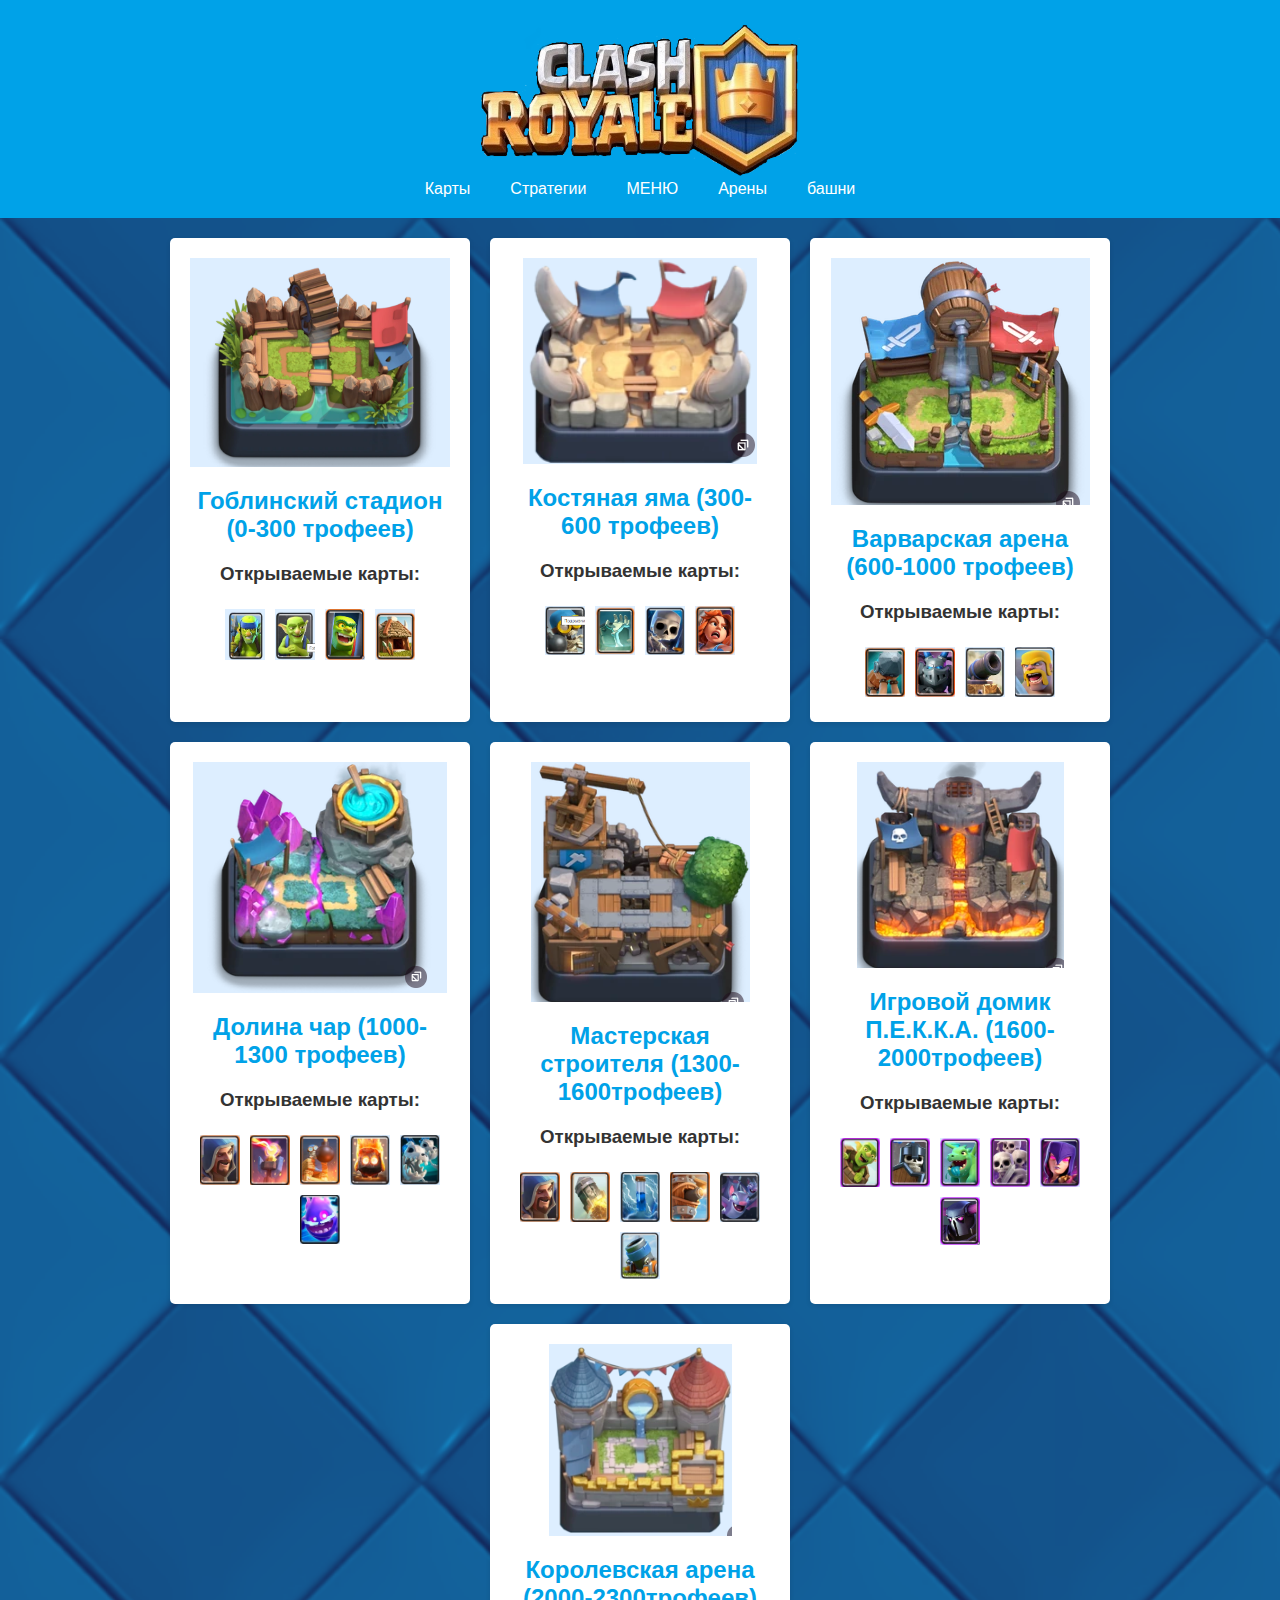
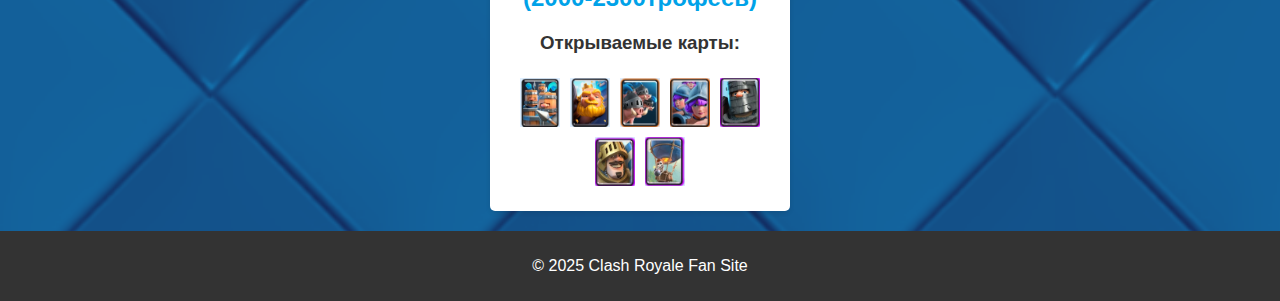
<file: arenas.html>
<!DOCTYPE html>
<html lang="ru">
<head>
    <meta charset="UTF-8">
    <meta name="viewport" content="width=device-width, initial-scale=1.0">
    <title>Арены Clash Royale</title>
    <link rel="stylesheet" href="arenas.css">
</head>
<body>
    <header>
        <img src="лого.png" alt="Логотип Clash Royale">
        <nav>
            <ul>
                <li><a href="cards.html">Карты</a></li>
                <li><a href="Strategies.html">Стратегии</a></li>
                <li><a href="index.html">МЕНЮ</a></li>
                <li><a href="arenas.html">Арены</a></li>
                <li><a href="towers.html">башни</a></li>
            </ul>
        </nav>
    </header>
    <style>
        body {
            background-image: url("фон.png");
            background-size: cover;
            background-repeat: no-repeat;
        }
    </style>
    <div class="arena-container">

        <div class="arena" id="arena1">
            <img src="гоблинскийстадион.png" alt="Гоблинский стадион">
            <h2>Гоблинский стадион (0-300 трофеев)</h2>
            <h3>Открываемые карты:</h3>
            <div class="cards">
                <img src="гоблины копейщики.png" alt="Гоблины копейщики">
                <img src="гоблины.png" alt="Гоблины">
                <img src="клеткасгоблином.png" alt="Клетка с гоблином">
                <img src="хижинагоблинов.png" alt="Хижина гоблинов">
                <!-- Другие карты -->
            </div>
        </div>

        <div class="arena" id="arena2">
            <img src="костянаяяма.png" alt="Костяная яма">
            <h2>Костяная яма (300-600 трофеев)</h2>
            <h3>Открываемые карты:</h3>
            <div class="cards">
                <img src="подрывник.png" alt="подрывник">
                <img src="надгробие.png" alt="Надгробие">
                <img src="скелетики.png" alt="скелеты">
                <img src="валькирия.png" alt="валькирия">
                <!-- Другие карты -->
            </div>
        </div>
        
        <div class="arena" id="arena3">
            <img src="варварскаяарена.png" alt="Варварская арена">
            <h2>Варварская арена (600-1000 трофеев)</h2>
            <h3>Открываемые карты:</h3>
            <div class="cards">
                <img src="таран.png" alt="таран">
                <img src="мегаминьен.png" alt="мегаминьен">
                <img src="пушка2.png" alt="пушка">
                <img src="варвары.png" alt="варвары">
                <!-- Другие карты -->
            </div>
        </div>
        
        <div class="arena" id="arena4">
            <img src="долиначар.png" alt="Долина чар">
            <h2>Долина чар (1000-1300 трофеев)</h2>
            <h3>Открываемые карты:</h3>
            <div class="cards">
                <img src="колдун2.png" alt="колдун">
                <img src="адскаябашня.png" alt="адская-башня">
                <img src="башнябомбёжка.png" alt="башня-бомбёжка">
                <img src="огненныйдух.png" alt="огненный дух">
                <img src="костяныедраконы.png" alt="костяные драконы">
                <img src="электрическийдух.png" alt="электрический дух">
                <!-- Другие карты -->
            </div>
        </div>
        
        <div class="arena" id="arena5">
            <img src="мастерскаястроителя.png" alt="Мастерская строителя">
            <h2>Мастерская строителя (1300-1600трофеев)</h2>
            <h3>Открываемые карты:</h3>
            <div class="cards">
                <img src="колдун2.png" alt="всадник на кабане">
                <img src="ракета2.png" alt="ракета">
                <img src="разряд.png" alt="разряд">
                <img src="летучка.png" alt="летучка">
                <img src="летучиемыши.png" alt="летучие мыши">
                <img src="мортира.png" alt="мортира">
                <!-- Другие карты -->
            </div>
        </div>

        <div class="arena" id="arena6">
            <img src="Игровой домик П.Е.К.К.А..png" alt="Игровой домик П.Е.К.К.А.">
            <h2>Игровой домик П.Е.К.К.А. (1600-2000трофеев)</h2>
            <h3>Открываемые карты:</h3>
            <div class="cards">
                <img src="гоблинскаябочка.png" alt="Гоблинкая бочка">
                <img src="стражи.png" alt="Стражи">
                <img src="дракончик.png" alt="Дракончик">
                <img src="армияскелетов.png" alt="Армия скелетов">
                <img src="ведьма2.png" alt="Ведьма">
                <img src="пекка.png" alt="Пекка">
                <!-- Другие карты -->
            </div>
        </div>

        <div class="arena" id="arena7">
            <img src="королевскаяарена.png" alt="Королевская арена">
            <h2>Королевская арена (2000-2300трофеев)</h2>
            <h3>Открываемые карты:</h3>
            <div class="cards">
                <img src="рекруты.png" alt="Королевские рекруты">
                <img src="коргиг.png" alt="Королевский гигант">
                <img src="кабаны.png" alt="Королевские кабаны">
                <img src="тримушкета.png" alt="Три мушкетера">
                <img src="темныйпринц.png" alt="Темный принц">
                <img src="принц2.png" alt="принц">
                <img src="шар.png" alt="шар">
                <!-- Другие карты -->
            </div>
        </div>

        <!-- Другие арены -->

    </div>
    <footer>
        <p>&copy; 2025 Clash Royale Fan Site</p>
    </footer>

</body>
</html>
</file>
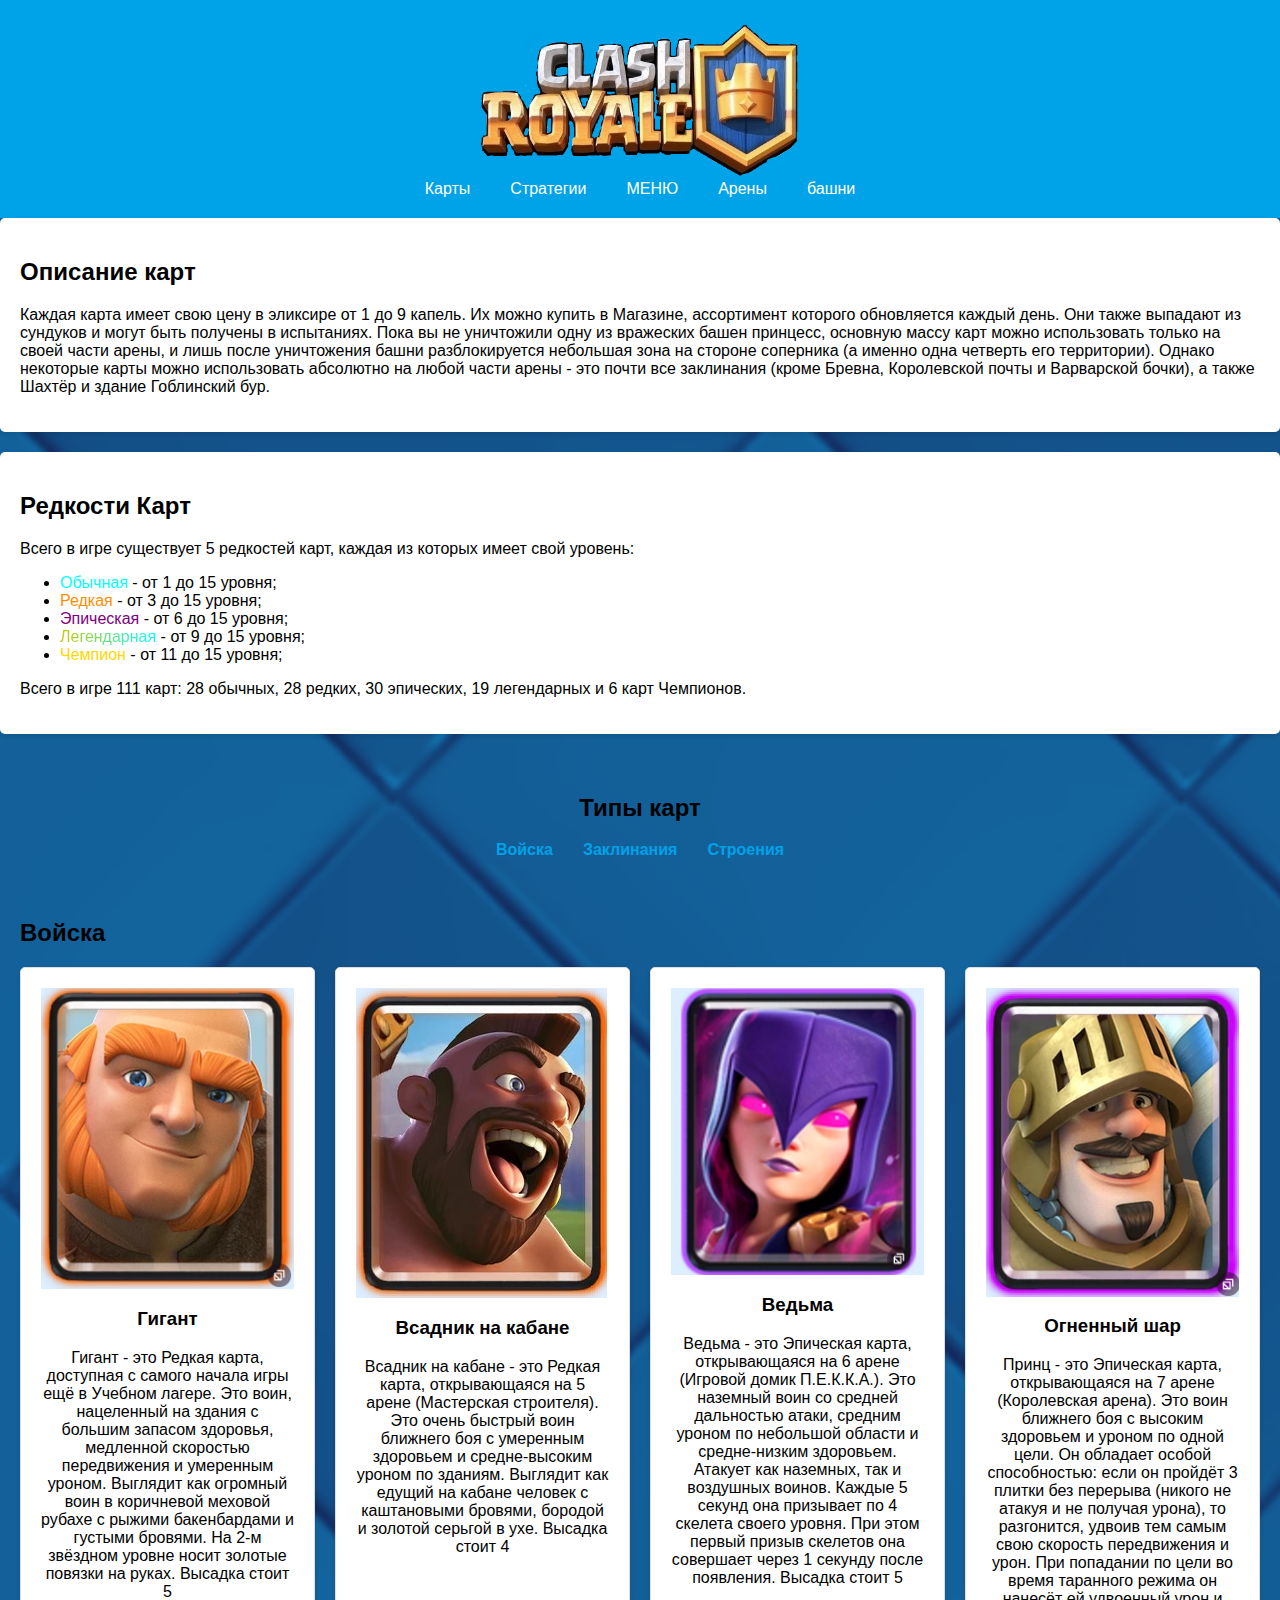
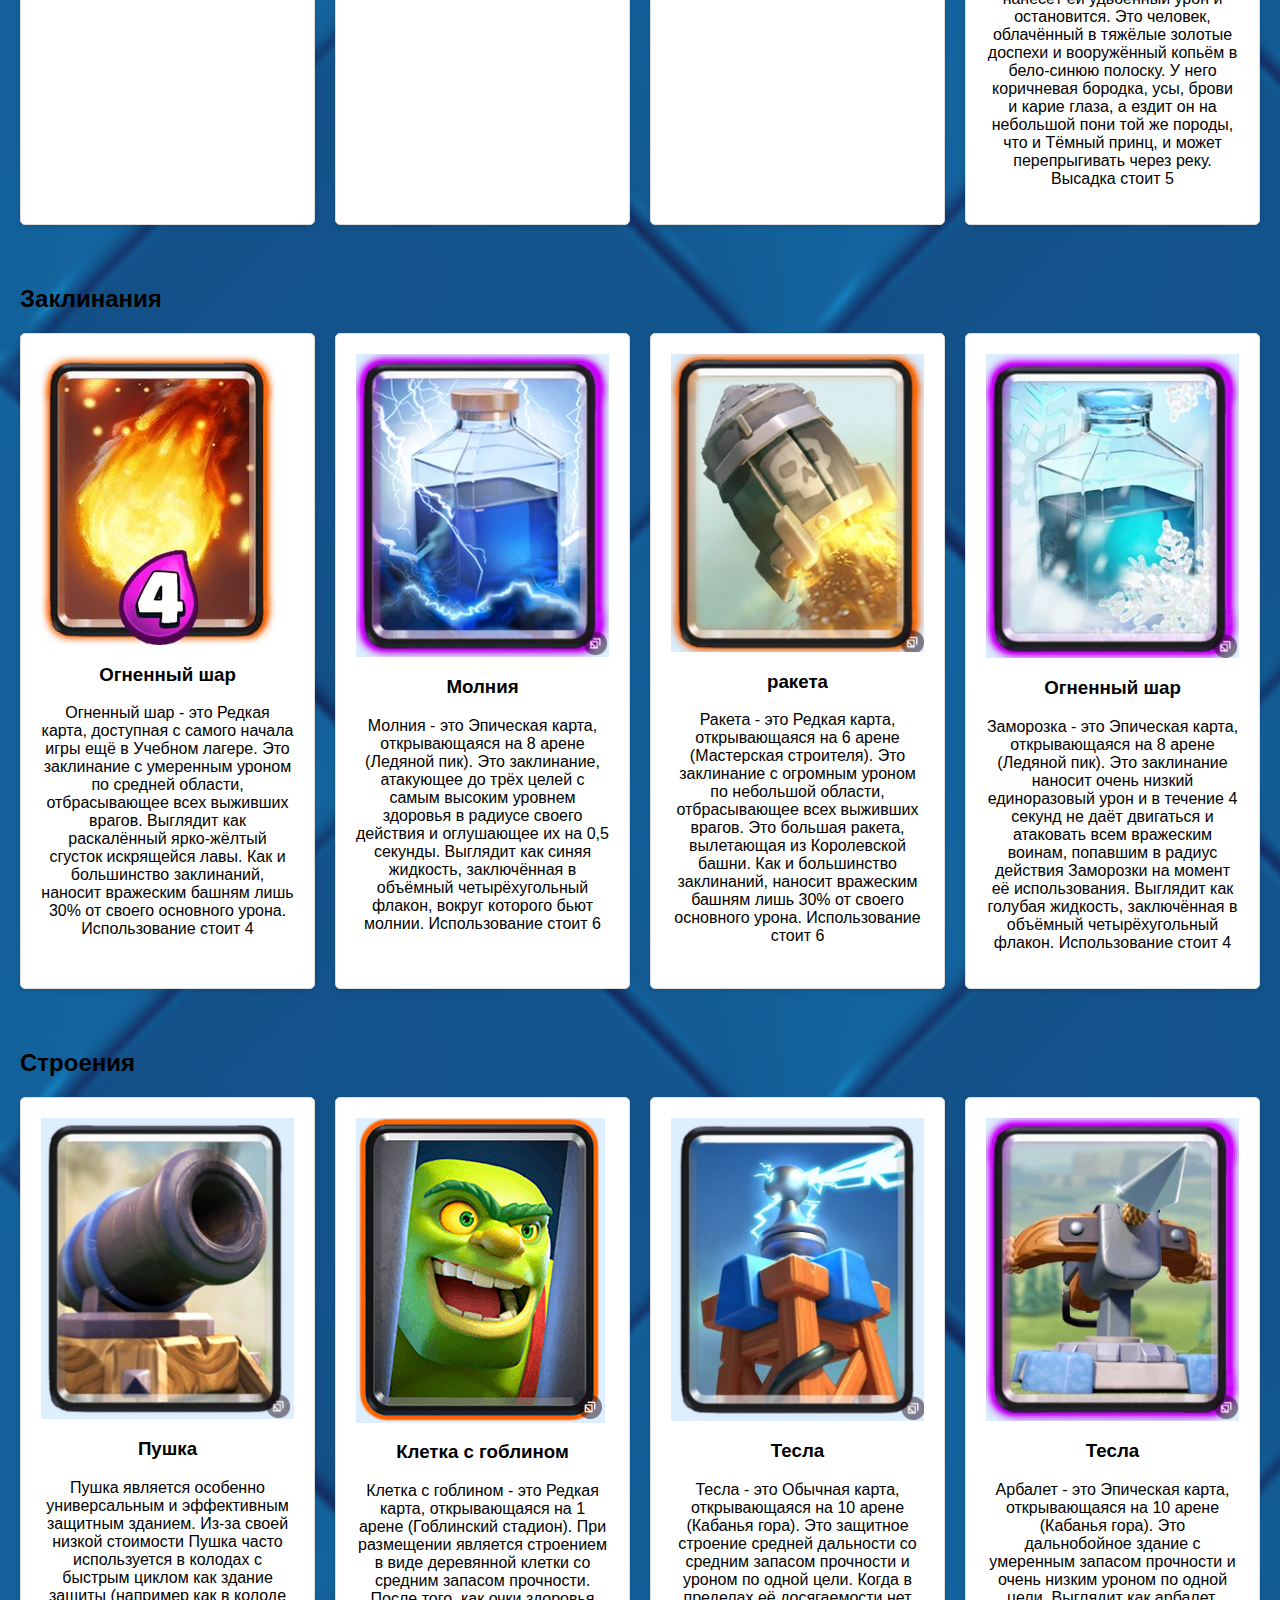
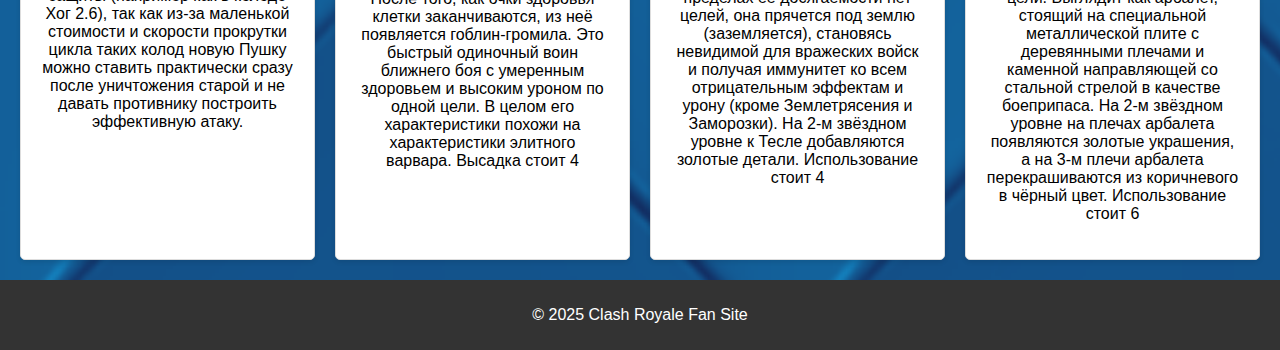
<file: cards.html>
<!DOCTYPE html>
<html lang="ru">
<head>
    <meta charset="UTF-8">
    <meta name="viewport" content="width=device-width, initial-scale=1.0">
    <title>Карты Clash Royale</title>
    <link rel="stylesheet" href="cards.css">
</head>
<body>
    <header>
        <img src="лого.png" alt="Логотип Clash Royale">
        <nav>
            <ul>
                <li><a href="cards.html">Карты</a></li>
                <li><a href="Strategies.html">Стратегии</a></li>
                <li><a href="index.html">МЕНЮ</a></li>
                <li><a href="arenas.html">Арены</a></li>
                <li><a href="towers.html">башни</a></li>
            </ul>
        </nav>
    </header>
    <style>
        body {
            background-image: url("фон.png");
            background-size: cover;
            background-repeat: no-repeat;
        }
    </style>
    <section id="сard description" class="section">
        <h2>Описание карт</h2>
        <p>Каждая карта имеет свою цену в эликсире от 1 до 9 капель. Их можно купить в Магазине, ассортимент которого обновляется каждый день. Они также выпадают из сундуков и могут быть получены в испытаниях.
            Пока вы не уничтожили одну из вражеских башен принцесс, основную массу карт можно использовать только на своей части арены, и лишь после уничтожения башни разблокируется небольшая зона на стороне соперника (а именно одна четверть его территории). Однако некоторые карты можно использовать абсолютно на любой части арены - это почти все заклинания (кроме Бревна, Королевской почты и Варварской бочки), а также Шахтёр и здание Гоблинский бур.</p>
    </section>
    <section id="сardredkost" class="section">
        <h2>Редкости Карт</h2>
        <p>Всего в игре существует 5 редкостей карт, каждая из которых имеет свой уровень:</p>
        <ul>
            <li><span style="color: aqua;">Обычная</span> - от 1 до 15 уровня;</li>
            <li><span style="color: darkorange;">Редкая</span> - от 3 до 15 уровня;</li>
            <li><span style="color: purple;">Эпическая</span> - от 6 до 15 уровня;</li>
            <li><span style="background-image: linear-gradient(to left, aqua, #c9c903);color: transparent; -webkit-background-clip: text;">Легендарная</span> - от 9 до 15 уровня;</li>
            <li><span style="color: gold;">Чемпион</span> - от 11 до 15 уровня;</li>
        </ul>
        <p>Всего в игре 111 карт: 28 обычных, 28 редких, 30 эпических, 19 легендарных и 6 карт Чемпионов.</p>
    </section>
    <section id="types">
        <h2>Типы карт</h2>
        <ul>
            <li><a href="#troops">Войска</a></li>
            <li><a href="#spells">Заклинания</a></li>
            <li><a href="#buildings">Строения</a></li>
        </ul>
    </section>

    <section id="troops" class="card-section">
        <h2>Войска</h2>
        <div class="card-grid">
            <div class="card">
                <img src="гигант.jpg" alt="Гигант">
                <h3>Гигант</h3>
                <p>Гигант - это Редкая карта, доступная с самого начала игры ещё в Учебном лагере. Это воин, нацеленный на здания с большим запасом здоровья, медленной скоростью передвижения и умеренным уроном. Выглядит как огромный воин в коричневой меховой рубахе с рыжими бакенбардами и густыми бровями. На 2-м звёздном уровне носит золотые повязки на руках. Высадка стоит 5</p>
            </div>
            <div class="card">
                <img src="всадник.jpg" alt="Всадник на кабане">
                <h3>Всадник на кабане</h3>
                <p>Всадник на кабане - это Редкая карта, открывающаяся на 5 арене (Мастерская строителя). Это очень быстрый воин ближнего боя с умеренным здоровьем и средне-высоким уроном по зданиям. Выглядит как едущий на кабане человек с каштановыми бровями, бородой и золотой серьгой в ухе. Высадка стоит 4</p>
            </div>
            <div class="card">
                <img src="ведьма.png" alt="Ведьма">
                <h3>Ведьма</h3>
                <p>Ведьма - это Эпическая карта, открывающаяся на 6 арене (Игровой домик П.Е.К.К.А.). Это наземный воин со средней дальностью атаки, средним уроном по небольшой области и средне-низким здоровьем. Атакует как наземных, так и воздушных воинов. Каждые 5 секунд она призывает по 4 скелета своего уровня. При этом первый призыв скелетов она совершает через 1 секунду после появления. Высадка стоит 5</p>
            </div>
            <div class="card">
                <img src="принц.png" alt="Принц">
                <h3>Огненный шар</h3>
                <p>Принц - это Эпическая карта, открывающаяся на 7 арене (Королевская арена). Это воин ближнего боя с высоким здоровьем и уроном по одной цели. Он обладает особой способностью: если он пройдёт 3 плитки без перерыва (никого не атакуя и не получая урона), то разгонится, удвоив тем самым свою скорость передвижения и урон. При попадании по цели во время таранного режима он нанесёт ей удвоенный урон и остановится. Это человек, облачённый в тяжёлые золотые доспехи и вооружённый копьём в бело-синюю полоску. У него коричневая бородка, усы, брови и карие глаза, а ездит он на небольшой пони той же породы, что и Тёмный принц, и может перепрыгивать через реку. Высадка стоит 5</p>
            </div>
            <!-- Добавьте другие карты войск -->
        </div>
    </section>

    <section id="spells" class="card-section">
        <h2>Заклинания</h2>
        <div class="card-grid">
          <div class="card">
                <img src="шар огненный.jpg" alt="огненный шар">
                <h3>Огненный шар</h3>
                <p>Огненный шар - это Редкая карта, доступная с самого начала игры ещё в Учебном лагере. Это заклинание с умеренным уроном по средней области, отбрасывающее всех выживших врагов. Выглядит как раскалённый ярко-жёлтый сгусток искрящейся лавы. Как и большинство заклинаний, наносит вражеским башням лишь 30% от своего основного урона. Использование стоит 4</p>
            </div>
            <div class="card">
                <img src="молния.png" alt="Молния">
                <h3>Молния</h3>
                <p>Молния - это Эпическая карта, открывающаяся на 8 арене (Ледяной пик). Это заклинание, атакующее до трёх целей с самым высоким уровнем здоровья в радиусе своего действия и оглушающее их на 0,5 секунды. Выглядит как синяя жидкость, заключённая в объёмный четырёхугольный флакон, вокруг которого бьют молнии. Использование стоит 6</p>
            </div>
            <div class="card">
                <img src="ракета.png" alt="Ракета">
                <h3>ракета</h3>
                <p>Ракета - это Редкая карта, открывающаяся на 6 арене (Мастерская строителя). Это заклинание с огромным уроном по небольшой области, отбрасывающее всех выживших врагов. Это большая ракета, вылетающая из Королевской башни. Как и большинство заклинаний, наносит вражеским башням лишь 30% от своего основного урона. Использование стоит 6</p>
            </div>
            <div class="card">
                <img src="заморозка.png" alt="Заморозка">
                <h3>Огненный шар</h3>
                <p>Заморозка - это Эпическая карта, открывающаяся на 8 арене (Ледяной пик). Это заклинание наносит очень низкий единоразовый урон и в течение 4 секунд не даёт двигаться и атаковать всем вражеским воинам, попавшим в радиус действия Заморозки на момент её использования. Выглядит как голубая жидкость, заключённая в объёмный четырёхугольный флакон. Использование стоит 4</p>
            </div>
            <!-- Добавьте другие карты заклинаний -->
        </div>
    </section>

    <section id="buildings" class="card-section">
        <h2>Строения</h2>
        <div class="card-grid">
            <div class="card">
                <img src="пушка.png" alt="Пушка">
                <h3>Пушка</h3>
                <p>Пушка является особенно универсальным и эффективным защитным зданием. Из-за своей низкой стоимости Пушка часто используется в колодах с быстрым циклом как здание защиты (например как в колоде Хог 2.6), так как из-за маленькой стоимости и скорости прокрутки цикла таких колод новую Пушку можно ставить практически сразу после уничтожения старой и не давать противнику построить эффективную атаку.</p>
            </div>
            <div class="card">
                <img src="клеткасгоблином.png" alt="Клетка с гоблином">
                <h3>Клетка с гоблином</h3>
                <p>Клетка с гоблином - это Редкая карта, открывающаяся на 1 арене (Гоблинский стадион). При размещении является строением в виде деревянной клетки со средним запасом прочности. После того, как очки здоровья клетки заканчиваются, из неё появляется гоблин-громила. Это быстрый одиночный воин ближнего боя с умеренным здоровьем и высоким уроном по одной цели. В целом его характеристики похожи на характеристики элитного варвара. Высадка стоит 4</p>
        </div>
            <div class="card">
                <img src="тесла.png" alt="Тесла">
                <h3>Тесла</h3>
                <p>Тесла - это Обычная карта, открывающаяся на 10 арене (Кабанья гора). Это защитное строение средней дальности со средним запасом прочности и уроном по одной цели. Когда в пределах её досягаемости нет целей, она прячется под землю (заземляется), становясь невидимой для вражеских войск и получая иммунитет ко всем отрицательным эффектам и урону (кроме Землетрясения и Заморозки). На 2-м звёздном уровне к Тесле добавляются золотые детали. Использование стоит 4</p>
            </div>
            <div class="card">
                <img src="арбалет.png" alt="Арбалет">
                <h3>Тесла</h3>
                <p>Арбалет - это Эпическая карта, открывающаяся на 10 арене (Кабанья гора). Это дальнобойное здание с умеренным запасом прочности и очень низким уроном по одной цели. Выглядит как арбалет, стоящий на специальной металлической плите с деревянными плечами и каменной направляющей со стальной стрелой в качестве боеприпаса. На 2-м звёздном уровне на плечах арбалета появляются золотые украшения, а на 3-м плечи арбалета перекрашиваются из коричневого в чёрный цвет. Использование стоит 6</p>
            </div>
            <!-- Добавьте другие карты строений -->
        </div>
    </section>
    <footer>
        <p>&copy; 2025 Clash Royale Fan Site</p>
    </footer>

</body>
</html>
</file>
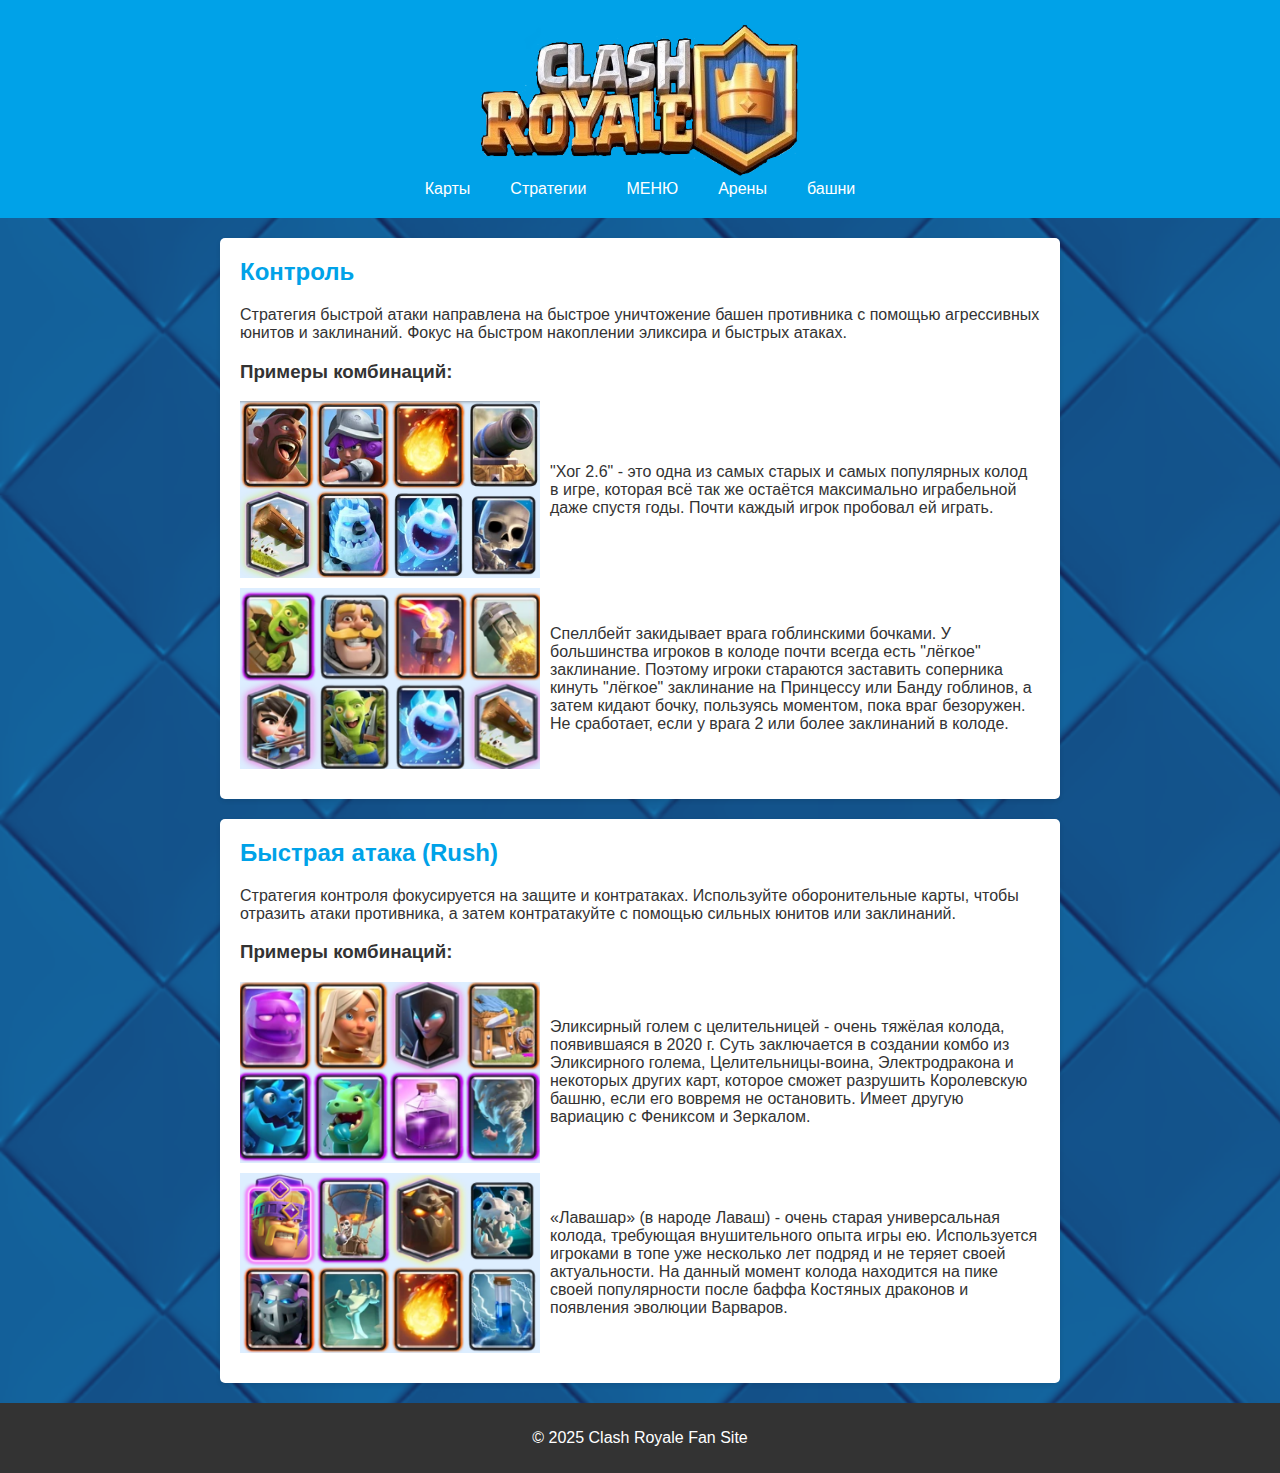
<file: Strategies.html>
<!DOCTYPE html>
<html lang="ru">
<head>
    <meta charset="UTF-8">
    <meta name="viewport" content="width=device-width, initial-scale=1.0">
    <title>Стратегии и комбинации карт в Clash Royale</title>
    <link rel="stylesheet" href="strategies.css">
</head>
<body>
    <header>
        <img src="лого.png" alt="Логотип Clash Royale">
        <nav>
            <ul>
                <li><a href="cards.html">Карты</a></li>
                <li><a href="Strategies.html">Стратегии</a></li>
                <li><a href="index.html">МЕНЮ</a></li>
                <li><a href="arenas.html">Арены</a></li>
                <li><a href="towers.html">башни</a></li>
            </ul>
        </nav>
    </header>
    <style>
        body {
            background-image: url("фон.png");
            background-size: cover;
            background-repeat: no-repeat;
        }
    </style>
    <section class="strategy">
        <h2>Контроль</h2>
        <p>Стратегия быстрой атаки направлена на быстрое уничтожение башен противника с помощью агрессивных юнитов и заклинаний. Фокус на быстром накоплении эликсира и быстрых атаках.</p>
        <h3>Примеры комбинаций:</h3>
        <div class="combo">
            <img src="хог26.png" alt="Колода 1">
            <p>"Хог 2.6" - это одна из самых старых и самых популярных колод в игре, которая всё так же остаётся максимально играбельной даже спустя годы. Почти каждый игрок пробовал ей играть.</p>
        </div>
        <div class="combo">
            <img src="спелбейт.png" alt="Колода 2">
            <p>Спеллбейт закидывает врага гоблинскими бочками. У большинства игроков в колоде почти всегда есть "лёгкое" заклинание. Поэтому игроки стараются заставить соперника кинуть "лёгкое" заклинание на Принцессу или Банду гоблинов, а затем кидают бочку, пользуясь моментом, пока враг безоружен. Не сработает, если у врага 2 или более заклинаний в колоде.</p>
        </div>
    </section>


     <section class="strategy">
        <h2>Быстрая атака (Rush)</h2>
        <p>Стратегия контроля фокусируется на защите и контратаках. Используйте оборонительные карты, чтобы отразить атаки противника, а затем контратакуйте с помощью сильных юнитов или заклинаний.</p>
        <h3>Примеры комбинаций:</h3>
        <div class="combo">
            <img src="големсцелительницой.png" alt="Колода 3">
            <p>Эликсирный голем с целительницей - очень тяжёлая колода, появившаяся в 2020 г. Суть заключается в создании комбо из Эликсирного голема, Целительницы-воина, Электродракона и некоторых других карт, которое сможет разрушить Королевскую башню, если его вовремя не остановить. Имеет другую вариацию с Фениксом и Зеркалом.</p>
        </div>
        <div class="combo">
             <img src="лавашар.png" alt="Колода 4">
            <p>«Лавашар» (в народе Лаваш) - очень старая универсальная колода, требующая внушительного опыта игры ею. Используется игроками в топе уже несколько лет подряд и не теряет своей актуальности. На данный момент колода находится на пике своей популярности после баффа Костяных драконов и появления эволюции Варваров. </p>
        </div>
    </section>
    <footer>
        <p>&copy; 2025 Clash Royale Fan Site</p>
    </footer>
</body>
</html>
</file>
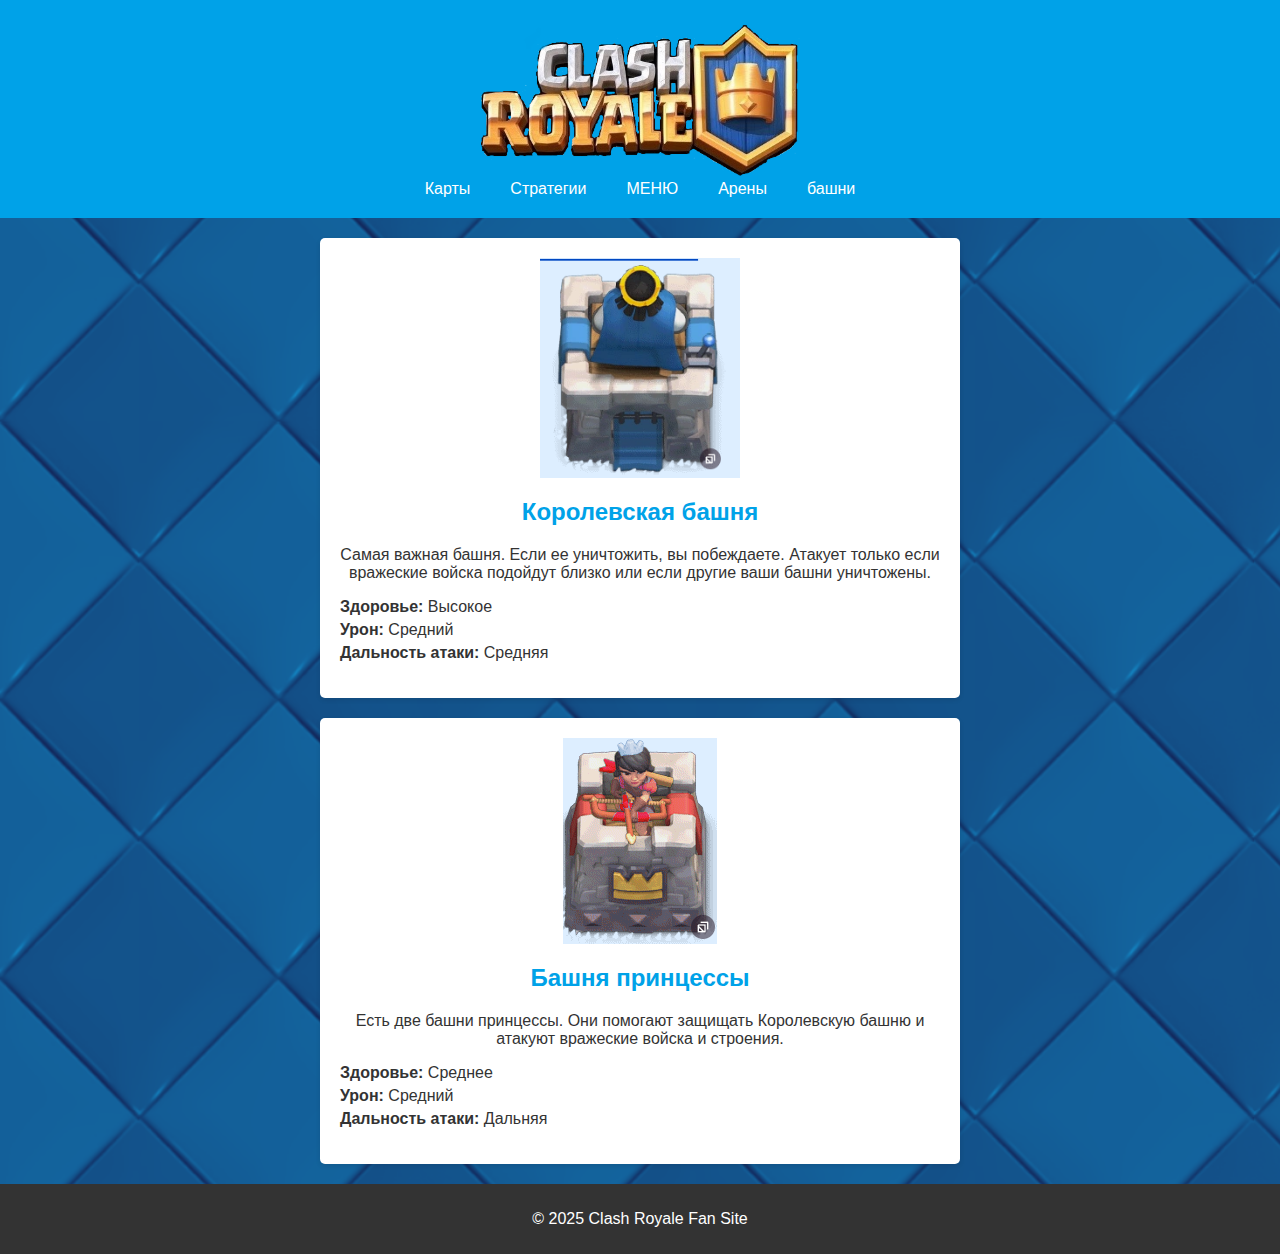
<file: towers.html>
<!DOCTYPE html>
<html lang="ru">
<head>
    <meta charset="UTF-8">
    <meta name="viewport" content="width=device-width, initial-scale=1.0">
    <title>Башни Clash Royale</title>
    <link rel="stylesheet" href="towers.css">
</head>
<body>
    <header>
        <img src="лого.png" alt="Логотип Clash Royale">
        <nav>
            <ul>
                <li><a href="cards.html">Карты</a></li>
                <li><a href="Strategies.html">Стратегии</a></li>
                <li><a href="index.html">МЕНЮ</a></li>
                <li><a href="arenas.html">Арены</a></li>
                <li><a href="towers.html">башни</a></li>
            </ul>
        </nav>
    </header>
    <style>
        body {
            background-image: url("фон.png");
            background-size: cover;
            background-repeat: no-repeat;
        }
    </style>
    <section class="tower" id="king-tower">
        <img src="королевскаябашня.png" alt="Королевская башня">
        <h2>Королевская башня</h2>
        <p>Самая важная башня. Если ее уничтожить, вы побеждаете. Атакует только если вражеские войска подойдут близко или если другие ваши башни уничтожены.</p>
        <ul>
            <li><b>Здоровье:</b> Высокое</li>
            <li><b>Урон:</b> Средний</li>
            <li><b>Дальность атаки:</b> Средняя</li>
        </ul>
    </section>

    <section class="tower" id="princess-tower">
        <img src="башняпринцесс.png" alt="Башня принцессы">
        <h2>Башня принцессы</h2>
        <p>Есть две башни принцессы. Они помогают защищать Королевскую башню и атакуют вражеские войска и строения.</p>
        <ul>
            <li><b>Здоровье:</b> Среднее</li>
            <li><b>Урон:</b> Средний</li>
            <li><b>Дальность атаки:</b> Дальняя</li>
        </ul>
    </section>

     </body>
     <footer>
        <p>&copy; 2025 Clash Royale Fan Site</p>
    </footer>
</html>
</file>
<file: arenas.css>
body {
    font-family: sans-serif;
    margin: 0;
    background-color: #f4f4f4;
    color: #333;
}
header {
    background-color: #00a2e8;
    color: white;
    padding: 20px;
    text-align: center;
}
nav ul {
    list-style: none;
    padding: 0;
    margin: 0;
    display: flex;
    justify-content: center;
}
nav li {
    margin: 0 10px;
}
nav a {
    text-decoration: none;
    color: white;
    padding: 10px;
    border-radius: 5px;
    transition: background-color 0.3s ease;
}

h1 {
    text-align: center;
    padding: 20px;
    background-color: #00a2e8;
    color: white;
}

.arena-container {
    display: flex;
    flex-wrap: wrap; /* Позволяет блокам переноситься на новую строку */
    justify-content: center;
    gap: 20px;
    padding: 20px;
}


.arena {
    background-color: white;
    padding: 20px;
    border-radius: 5px;
    box-shadow: 0 2px 5px rgba(0,0,0,0.1); /* тень */
    text-align: center; /* центрирует текст */
    width: 300px; /* примерная ширина */
    box-sizing: border-box; /* включает padding и border в общую ширину */

}

.arena img {
    max-width: 100%;
    height: auto;
    display: block; /* Для центрирования */
    margin: 0 auto 10px;
}

.cards {
  display: flex;
  flex-wrap: wrap;
  justify-content: center;
}

.cards img {
    width: 40px;
    height: auto;
    margin: 5px;
}


h2 {
  color: #00a2e8;
}
footer {
    text-align: center;
    padding: 10px;
    background-color: #333;
    color: white;
}
</file>
<file: cards.css>
body {
    font-family: sans-serif;
    margin: 0;
    background-color: #f0f0f0;
}
header {
    background-color: #00a2e8;
    color: white;
    padding: 20px;
    text-align: center;
}
nav ul {
    list-style: none;
    padding: 0;
    margin: 0;
    display: flex;
    justify-content: center;
}
nav li {
    margin: 0 10px;
}
nav a {
    text-decoration: none;
    color: white;
    padding: 10px;
    border-radius: 5px;
    transition: background-color 0.3s ease;
}

h1 {
    text-align: center;
    padding: 20px;
    background-color: #00a2e8;
    color: white;
}
.section {
    background-color: white;
    padding: 20px;
    margin-bottom: 20px;
    border-radius: 5px;
    box-shadow: 0 2px 5px rgba(0,0,0,0.1); /* Тень */
}

#types {
    text-align: center;
    padding: 20px;
}
#types ul {
    list-style: none;
    padding: 0;
    margin: 0;
    display: inline-flex; /* горизонтальное расположение */

}

#types li {
    margin: 0 15px;
}

#types a {
    text-decoration: none;
    color: #00a2e8;
    font-weight: bold;
}


.card-section {
    padding: 20px;

}

.card-grid {
    display: grid;
    grid-template-columns: repeat(auto-fit, minmax(250px, 1fr)); /* адаптивная сетка */
    gap: 20px;
}


.card {
    border: 1px solid #ddd;
    padding: 20px;
    text-align: center;
    border-radius: 5px;
    background-color: white;
    box-shadow: 0 2px 5px rgba(0, 0, 0, 0.1); /* Тень */
}


.card img {
    max-width: 100%;
    height: auto;
    margin-bottom: 10px;
    display: block;
}
footer {
    text-align: center;
    padding: 10px;
    background-color: #333;
    color: white;
}
</file>
<file: strategies.css>
body {
    font-family: sans-serif;
    margin: 0;
    background-color: #f4f4f4;
    color: #333;
}
header {
    background-color: #00a2e8;
    color: white;
    padding: 20px;
    text-align: center;
}
nav ul {
    list-style: none;
    padding: 0;
    margin: 0;
    display: flex;
    justify-content: center;
}
nav li {
    margin: 0 10px;
}
nav a {
    text-decoration: none;
    color: white;
    padding: 10px;
    border-radius: 5px;
    transition: background-color 0.3s ease;
}

h1 {
    text-align: center;
    padding: 20px;
    background-color: #00a2e8;
    color: white;
}

.strategy {
    background-color: white;
    margin: 20px auto;
    padding: 20px;
    border-radius: 5px;
    box-shadow: 0 2px 5px rgba(0, 0, 0, 0.1);
    max-width: 800px;
}

.strategy h2 {
    color: #00a2e8;
    margin-top: 0;
}

.combo {
    display: flex;
    align-items: center; /* Выравнивание по вертикали */
    margin-bottom: 10px;

}

.combo img {
    width: 300px;
    height: auto;
    margin-right: 10px;
}

.combo p {
    margin: 0;
    flex-grow: 1; /* Занимает оставшееся место */
}
footer {
    text-align: center;
    padding: 10px;
    background-color: #333;
    color: white;
}
</file>
<file: towers.css>
body {
    font-family: sans-serif;
    margin: 0;
    background-color: #f0f0f0;
    color: #333;
}
header {
    background-color: #00a2e8;
    color: white;
    padding: 20px;
    text-align: center;
}
nav ul {
    list-style: none;
    padding: 0;
    margin: 0;
    display: flex;
    justify-content: center;
}
nav li {
    margin: 0 10px;
}
nav a {
    text-decoration: none;
    color: white;
    padding: 10px;
    border-radius: 5px;
    transition: background-color 0.3s ease;
}

h1 {
    text-align: center;
    padding: 20px;
    background-color: #00a2e8; /* Clash Royale blue */
    color: white;
}

.tower {
    background-color: white;
    margin: 20px auto; /* Центрирование блока */
    padding: 20px;
    border-radius: 5px;
    box-shadow: 0 2px 5px rgba(0,0,0,0.1);
    max-width: 600px; /* Максимальная ширина блока */
    text-align: center; /* Центрирование текста */
}

.tower img {
    max-width: 200px;
    height: auto;
    display: block;
    margin: 0 auto 20px; /* Центрирование изображения */

}

.tower h2 {
    color: #00a2e8;
    margin-top: 0;
}

.tower ul {
    list-style: none;
    padding: 0;
}

.tower li {
    text-align: left; /* Выравнивание текста по левому краю */
    margin-bottom: 5px;
}
footer {
    text-align: center;
    padding: 10px;
    background-color: #333;
    color: white;
}
</file>
